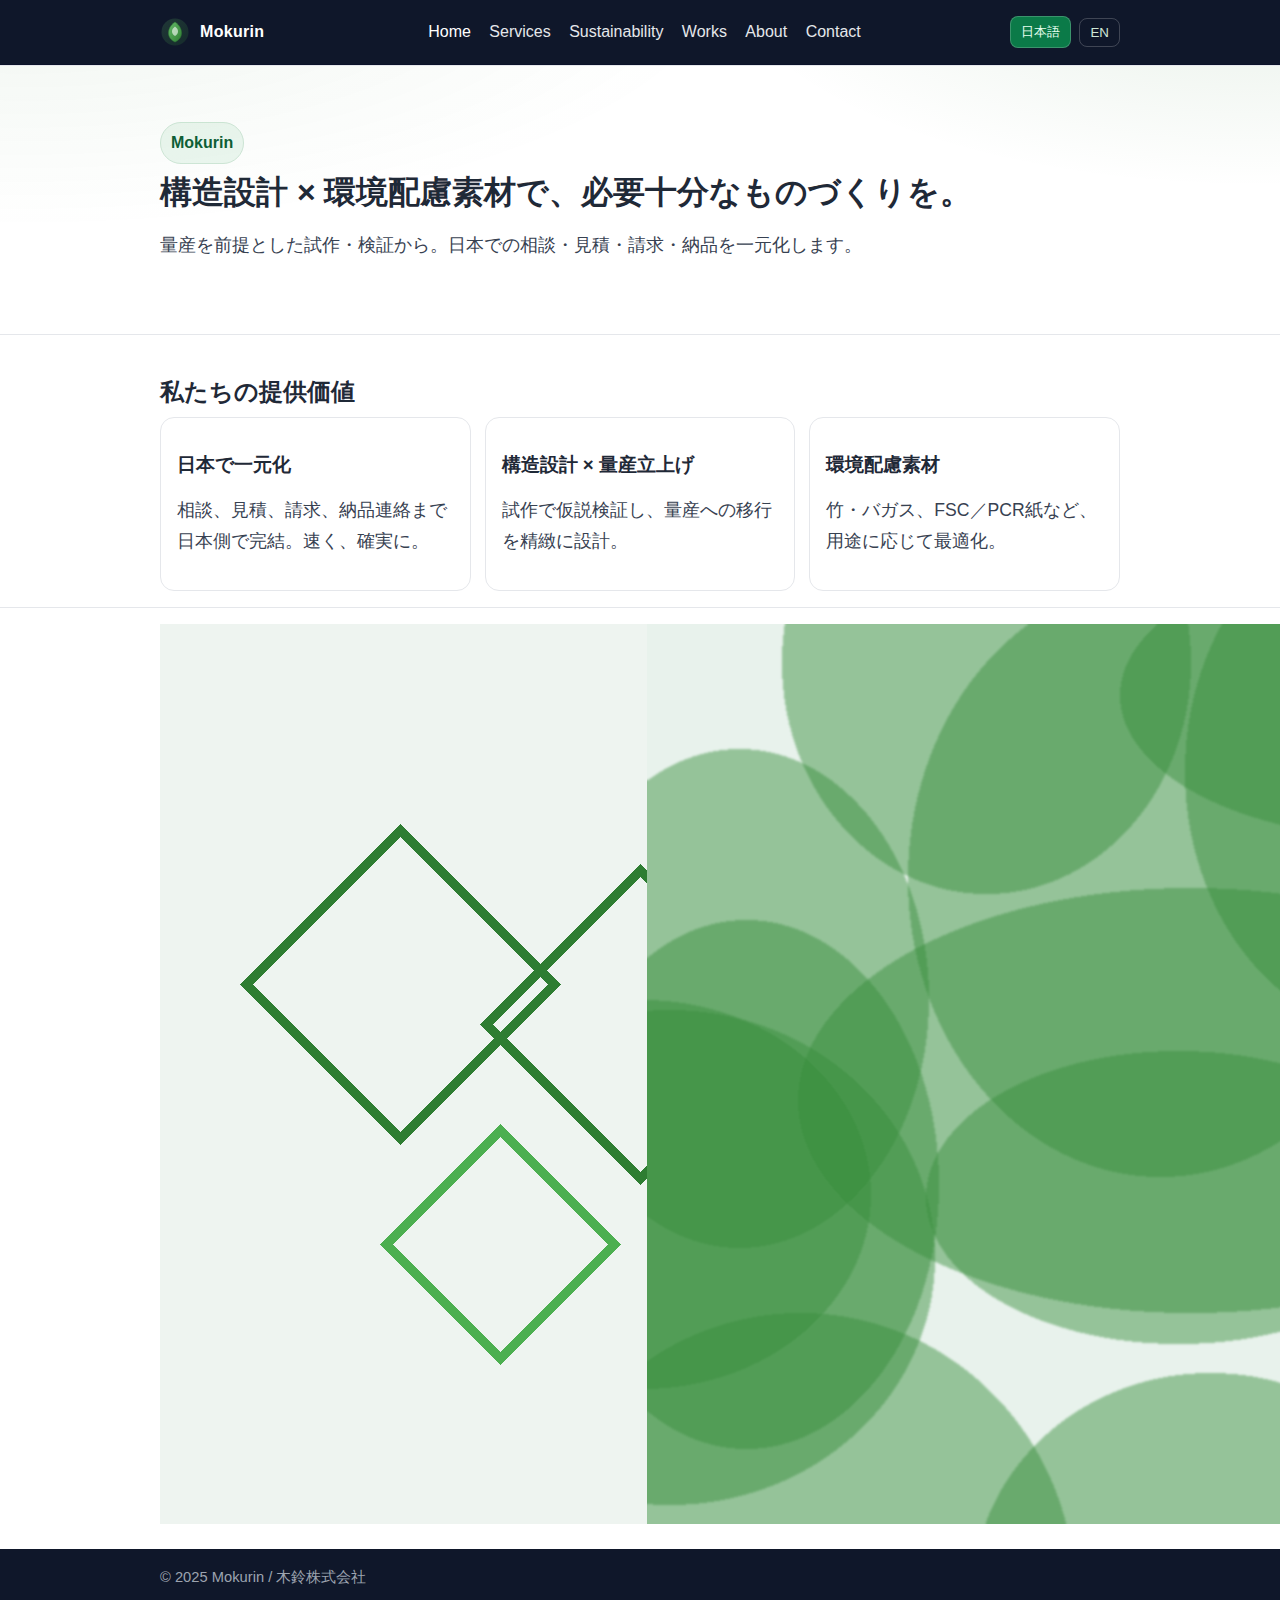
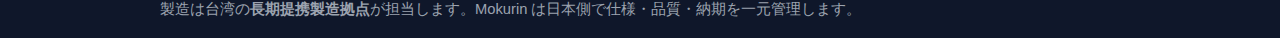
<file: index.html>
<!DOCTYPE html><html lang="ja"><head>
<meta charset="UTF-8"><meta name="viewport" content="width=device-width, initial-scale=1">
<title>Home｜Mokurin</title>
<link rel="stylesheet" href="styles.css"><script defer src="app.js"></script>
</head><body>

<header>
  <div class="wrap nav">
    <div class="brand"><img src="assets/logo.svg" alt="Mokurin logo"><div class="brand-name">Mokurin</div></div>
    <nav>
      <a href="index.html" class="active">Home</a>
      <a href="services.html">Services</a>
      <a href="sustainability.html">Sustainability</a>
      <a href="works.html">Works</a>
      <a href="about.html">About</a>
      <a href="contact.html">Contact</a>
    </nav>
    <div class="lang-switch"><button data-lang="ja" class="passive">日本語</button><button data-lang="en" class="passive">EN</button></div>
  </div>
</header>
<section class="hero"><div class="wrap">
  <span class="kicker">Mokurin</span>
  <div class="lang-ja"><h1>構造設計 × 環境配慮素材で、必要十分なものづくりを。</h1><p class="lead">量産を前提とした試作・検証から。日本での相談・見積・請求・納品を一元化します。</p></div>
  <div class="lang-en"><h1>Do more with less—sustainable materials and structural design.</h1><p class="lead">Prototype first, then scale with a Japan‑based single point for specs, quality and delivery.</p></div>
  <div class="banner" style="background-image:url('assets/banner_home.png')"></div>
</div></section>
<main>
<section><div class="wrap">
  <div class="lang-ja"><h2>私たちの提供価値</h2>
    <div class="grid">
      <div class="card"><h3>日本で一元化</h3><p class="lead">相談、見積、請求、納品連絡まで日本側で完結。速く、確実に。</p></div>
      <div class="card"><h3>構造設計 × 量産立上げ</h3><p class="lead">試作で仮説検証し、量産への移行を精緻に設計。</p></div>
      <div class="card"><h3>環境配慮素材</h3><p class="lead">竹・バガス、FSC／PCR紙など、用途に応じて最適化。</p></div>
    </div></div>
  <div class="lang-en"><h2>What We Deliver</h2>
    <div class="grid">
      <div class="card"><h3>Single Point in Japan</h3><p class="lead">Consultation, quotation, invoicing and delivery with one contact.</p></div>
      <div class="card"><h3>Structural Design × Ramp‑up</h3><p class="lead">Prototype first, then engineer a precise transition to mass production.</p></div>
      <div class="card"><h3>Sustainable Materials</h3><p class="lead">Bamboo/bagasse, FSC/PCR papers optimized for your product.</p></div>
    </div></div>
</div></section>
<section><div class="wrap"><div class="grid">
  <div class="media"><img src="assets/tile_boxes.png" alt=""></div>
  <div class="media"><img src="assets/tile_fiber.png" alt=""></div>
</div></div></section>
</main>
<footer><div class="wrap">
  <div class="legal">© 2025 Mokurin / 木鈴株式会社</div>
  <div class="legal lang-ja">製造は台湾の<strong>長期提携製造拠点</strong>が担当します。Mokurin は日本側で仕様・品質・納期を一元管理します。</div>
  <div class="legal lang-en"><strong>Manufacturing is handled by our long-term partner in Taiwan.</strong> Mokurin manages specifications, quality and schedules in Japan.</div>
</div></footer>
</body></html>
</file>
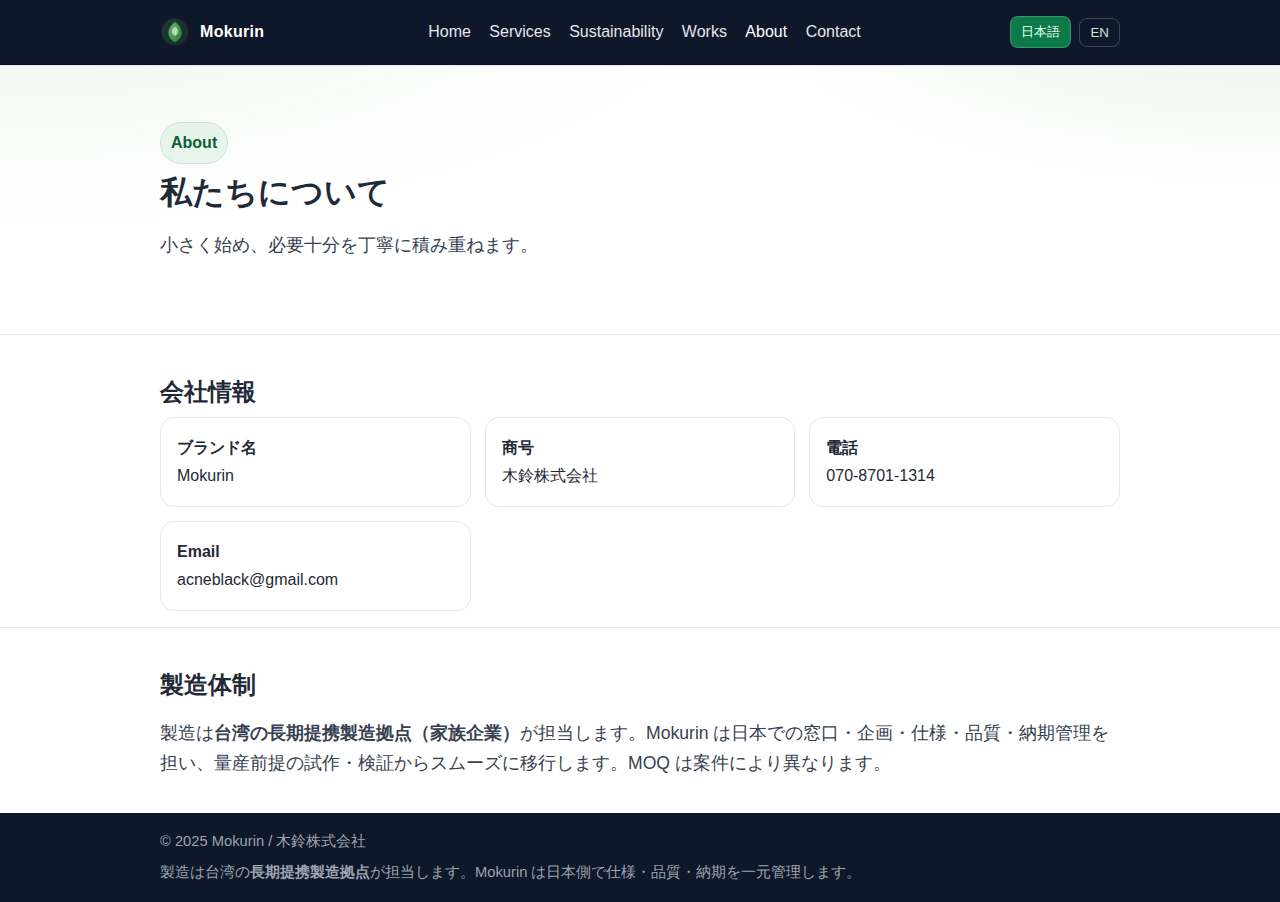
<file: about.html>
<!DOCTYPE html><html lang="ja"><head>
<meta charset="UTF-8"><meta name="viewport" content="width=device-width, initial-scale=1">
<title>About｜Mokurin</title>
<link rel="stylesheet" href="styles.css"><script defer src="app.js"></script>
</head><body>

<header>
  <div class="wrap nav">
    <div class="brand"><img src="assets/logo.svg" alt="Mokurin logo"><div class="brand-name">Mokurin</div></div>
    <nav>
      <a href="index.html">Home</a>
      <a href="services.html">Services</a>
      <a href="sustainability.html">Sustainability</a>
      <a href="works.html">Works</a>
      <a href="about.html" class="active">About</a>
      <a href="contact.html">Contact</a>
    </nav>
    <div class="lang-switch"><button data-lang="ja" class="passive">日本語</button><button data-lang="en" class="passive">EN</button></div>
  </div>
</header>
<section class="hero"><div class="wrap">
  <span class="kicker">About</span>
  <div class="lang-ja"><h1>私たちについて</h1><p class="lead">小さく始め、必要十分を丁寧に積み重ねます。</p></div>
  <div class="lang-en"><h1>About us</h1><p class="lead">We start small and build what matters.</p></div>
  <div class="banner" style="background-image:url('assets/banner_sus.png')"></div>
</div></section>
<main>
<section><div class="wrap">
  <div class="lang-ja"><h2>会社情報</h2>
    <div class="grid">
      <div class="card"><strong>ブランド名</strong><br>Mokurin</div>
      <div class="card"><strong>商号</strong><br>木鈴株式会社</div>
      <div class="card"><strong>電話</strong><br>070-8701-1314</div>
      <div class="card"><strong>Email</strong><br>acneblack@gmail.com</div>
    </div>
  </div>
  <div class="lang-en"><h2>Company</h2>
    <div class="grid">
      <div class="card"><strong>Brand</strong><br>Mokurin</div>
      <div class="card"><strong>Registered name</strong><br>木鈴株式会社</div>
      <div class="card"><strong>Phone</strong><br>070-8701-1314</div>
      <div class="card"><strong>Email</strong><br>acneblack@gmail.com</div>
    </div>
  </div>
</div></section>
<section><div class="wrap">
  <div class="lang-ja"><h2>製造体制</h2>
    <p class="lead">製造は<strong>台湾の長期提携製造拠点（家族企業）</strong>が担当します。Mokurin は日本での窓口・企画・仕様・品質・納期管理を担い、量産前提の試作・検証からスムーズに移行します。MOQ は案件により異なります。</p>
  </div>
  <div class="lang-en"><h2>Manufacturing</h2>
    <p class="lead"><strong>Manufacturing is handled by our long‑term partner in Taiwan (family enterprise).</strong> Mokurin manages planning, specs, quality and schedules in Japan. MOQ varies by project.</p>
  </div>
</div></section>
</main>
<footer><div class="wrap">
  <div class="legal">© 2025 Mokurin / 木鈴株式会社</div>
  <div class="legal lang-ja">製造は台湾の<strong>長期提携製造拠点</strong>が担当します。Mokurin は日本側で仕様・品質・納期を一元管理します。</div>
  <div class="legal lang-en"><strong>Manufacturing is handled by our long-term partner in Taiwan.</strong> Mokurin manages specifications, quality and schedules in Japan.</div>
</div></footer>
</body></html>
</file>
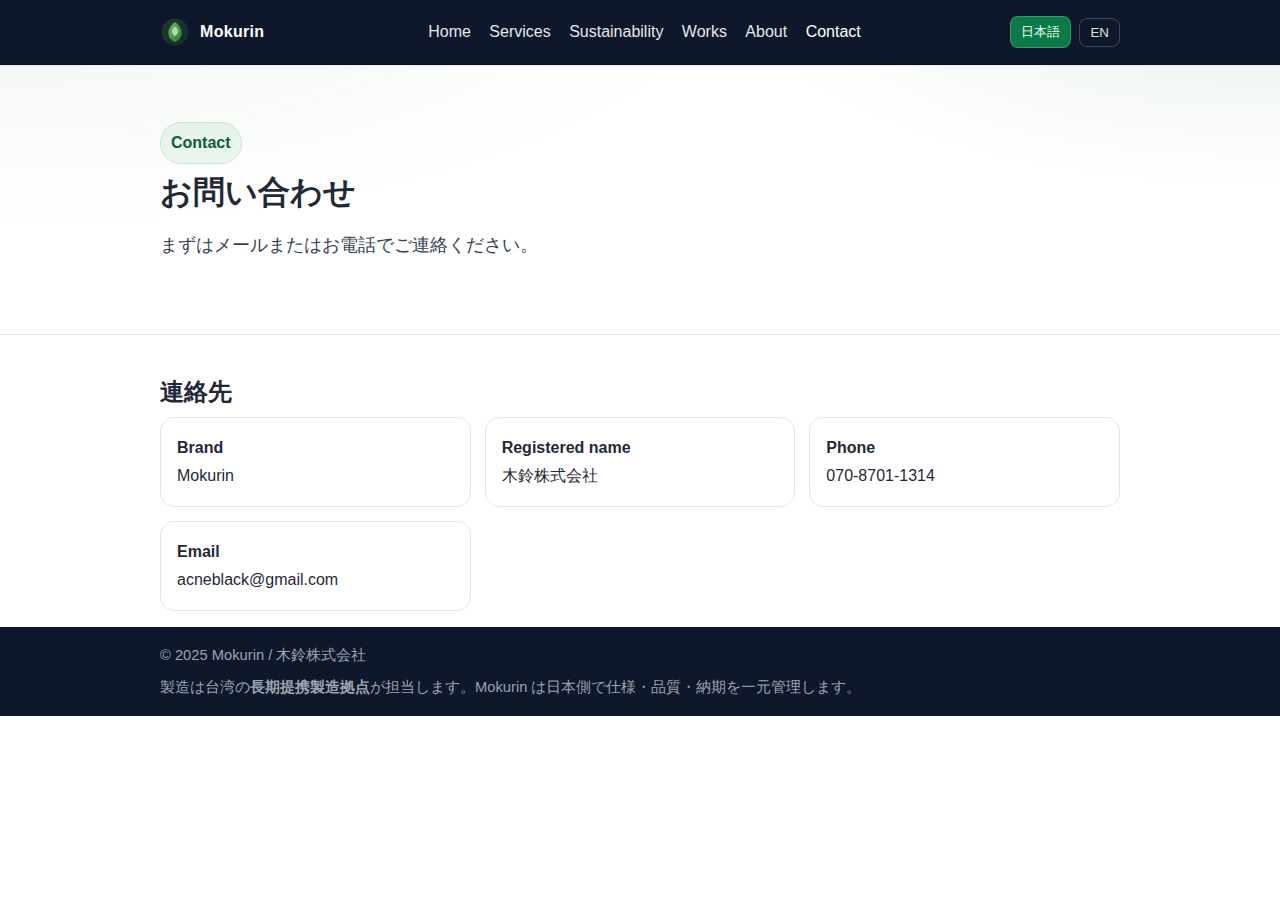
<file: contact.html>
<!DOCTYPE html><html lang="ja"><head>
<meta charset="UTF-8"><meta name="viewport" content="width=device-width, initial-scale=1">
<title>Contact｜Mokurin</title>
<link rel="stylesheet" href="styles.css"><script defer src="app.js"></script>
</head><body>

<header>
  <div class="wrap nav">
    <div class="brand"><img src="assets/logo.svg" alt="Mokurin logo"><div class="brand-name">Mokurin</div></div>
    <nav>
      <a href="index.html">Home</a>
      <a href="services.html">Services</a>
      <a href="sustainability.html">Sustainability</a>
      <a href="works.html">Works</a>
      <a href="about.html">About</a>
      <a href="contact.html" class="active">Contact</a>
    </nav>
    <div class="lang-switch"><button data-lang="ja" class="passive">日本語</button><button data-lang="en" class="passive">EN</button></div>
  </div>
</header>
<section class="hero"><div class="wrap">
  <span class="kicker">Contact</span>
  <div class="lang-ja"><h1>お問い合わせ</h1><p class="lead">まずはメールまたはお電話でご連絡ください。</p></div>
  <div class="lang-en"><h1>Get in touch</h1><p class="lead">Email or call us any time.</p></div>
  <div class="banner" style="background-image:url('assets/banner_home.png')"></div>
</div></section>
<main>
<section><div class="wrap">
  <div class="lang-ja"><h2>連絡先</h2></div>
  <div class="lang-en"><h2>Contact</h2></div>
  <div class="grid">
    <div class="card"><strong>Brand</strong><br>Mokurin</div>
    <div class="card"><strong>Registered name</strong><br>木鈴株式会社</div>
    <div class="card"><strong>Phone</strong><br>070-8701-1314</div>
    <div class="card"><strong>Email</strong><br>acneblack@gmail.com</div>
  </div>
</div></section>
</main>
<footer><div class="wrap">
  <div class="legal">© 2025 Mokurin / 木鈴株式会社</div>
  <div class="legal lang-ja">製造は台湾の<strong>長期提携製造拠点</strong>が担当します。Mokurin は日本側で仕様・品質・納期を一元管理します。</div>
  <div class="legal lang-en"><strong>Manufacturing is handled by our long-term partner in Taiwan.</strong> Mokurin manages specifications, quality and schedules in Japan.</div>
</div></footer>
</body></html>
</file>
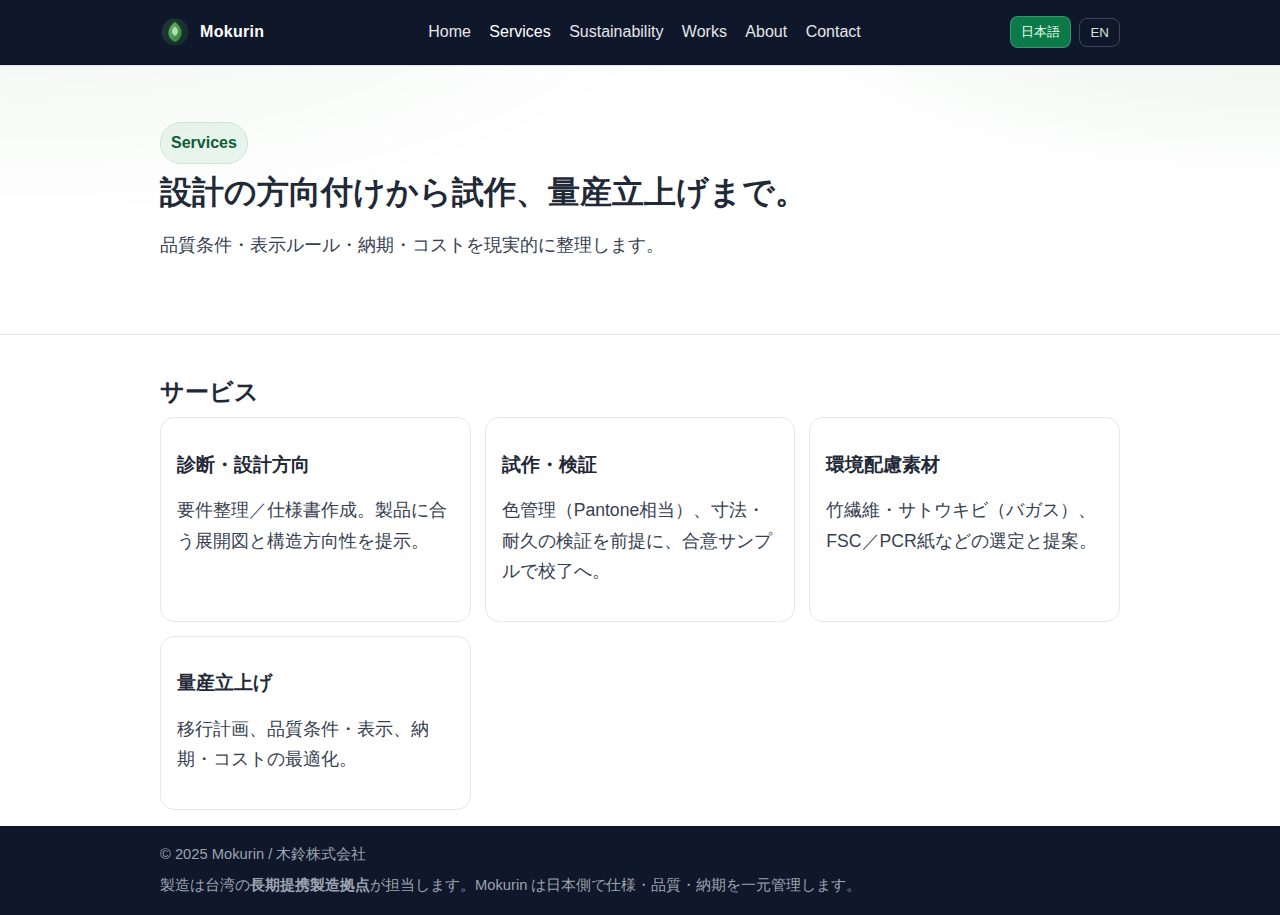
<file: services.html>
<!DOCTYPE html><html lang="ja"><head>
<meta charset="UTF-8"><meta name="viewport" content="width=device-width, initial-scale=1">
<title>Services｜Mokurin</title>
<link rel="stylesheet" href="styles.css"><script defer src="app.js"></script>
</head><body>

<header>
  <div class="wrap nav">
    <div class="brand"><img src="assets/logo.svg" alt="Mokurin logo"><div class="brand-name">Mokurin</div></div>
    <nav>
      <a href="index.html">Home</a>
      <a href="services.html" class="active">Services</a>
      <a href="sustainability.html">Sustainability</a>
      <a href="works.html">Works</a>
      <a href="about.html">About</a>
      <a href="contact.html">Contact</a>
    </nav>
    <div class="lang-switch"><button data-lang="ja" class="passive">日本語</button><button data-lang="en" class="passive">EN</button></div>
  </div>
</header>
<section class="hero"><div class="wrap">
  <span class="kicker">Services</span>
  <div class="lang-ja"><h1>設計の方向付けから試作、量産立上げまで。</h1><p class="lead">品質条件・表示ルール・納期・コストを現実的に整理します。</p></div>
  <div class="lang-en"><h1>From design direction to prototyping and ramp‑up.</h1><p class="lead">A practical, mass‑production‑first approach covering quality, labeling, schedule and cost.</p></div>
  <div class="banner" style="background-image:url('assets/banner_services.png')"></div>
</div></section>
<main>
<section><div class="wrap">
  <div class="lang-ja"><h2>サービス</h2>
    <div class="grid">
      <div class="card"><h3>診断・設計方向</h3><p class="lead">要件整理／仕様書作成。製品に合う展開図と構造方向性を提示。</p></div>
      <div class="card"><h3>試作・検証</h3><p class="lead">色管理（Pantone相当）、寸法・耐久の検証を前提に、合意サンプルで校了へ。</p></div>
      <div class="card"><h3>環境配慮素材</h3><p class="lead">竹繊維・サトウキビ（バガス）、FSC／PCR紙などの選定と提案。</p></div>
      <div class="card"><h3>量産立上げ</h3><p class="lead">移行計画、品質条件・表示、納期・コストの最適化。</p></div>
    </div></div>
  <div class="lang-en"><h2>Services</h2>
    <div class="grid">
      <div class="card"><h3>Diagnosis & Direction</h3><p class="lead">Framing requirements and specs; fit‑for‑product dielines and structures.</p></div>
      <div class="card"><h3>Prototyping & Validation</h3><p class="lead">Color management, dimensional and durability checks to approval.</p></div>
      <div class="card"><h3>Sustainable Materials</h3><p class="lead">Selection and proposals: bamboo/bagasse, FSC/PCR papers.</p></div>
      <div class="card"><h3>Ramp‑up</h3><p class="lead">Transition planning, quality & labeling, schedules and cost.</p></div>
    </div></div>
</div></section>
</main>
<footer><div class="wrap">
  <div class="legal">© 2025 Mokurin / 木鈴株式会社</div>
  <div class="legal lang-ja">製造は台湾の<strong>長期提携製造拠点</strong>が担当します。Mokurin は日本側で仕様・品質・納期を一元管理します。</div>
  <div class="legal lang-en"><strong>Manufacturing is handled by our long-term partner in Taiwan.</strong> Mokurin manages specifications, quality and schedules in Japan.</div>
</div></footer>
</body></html>
</file>
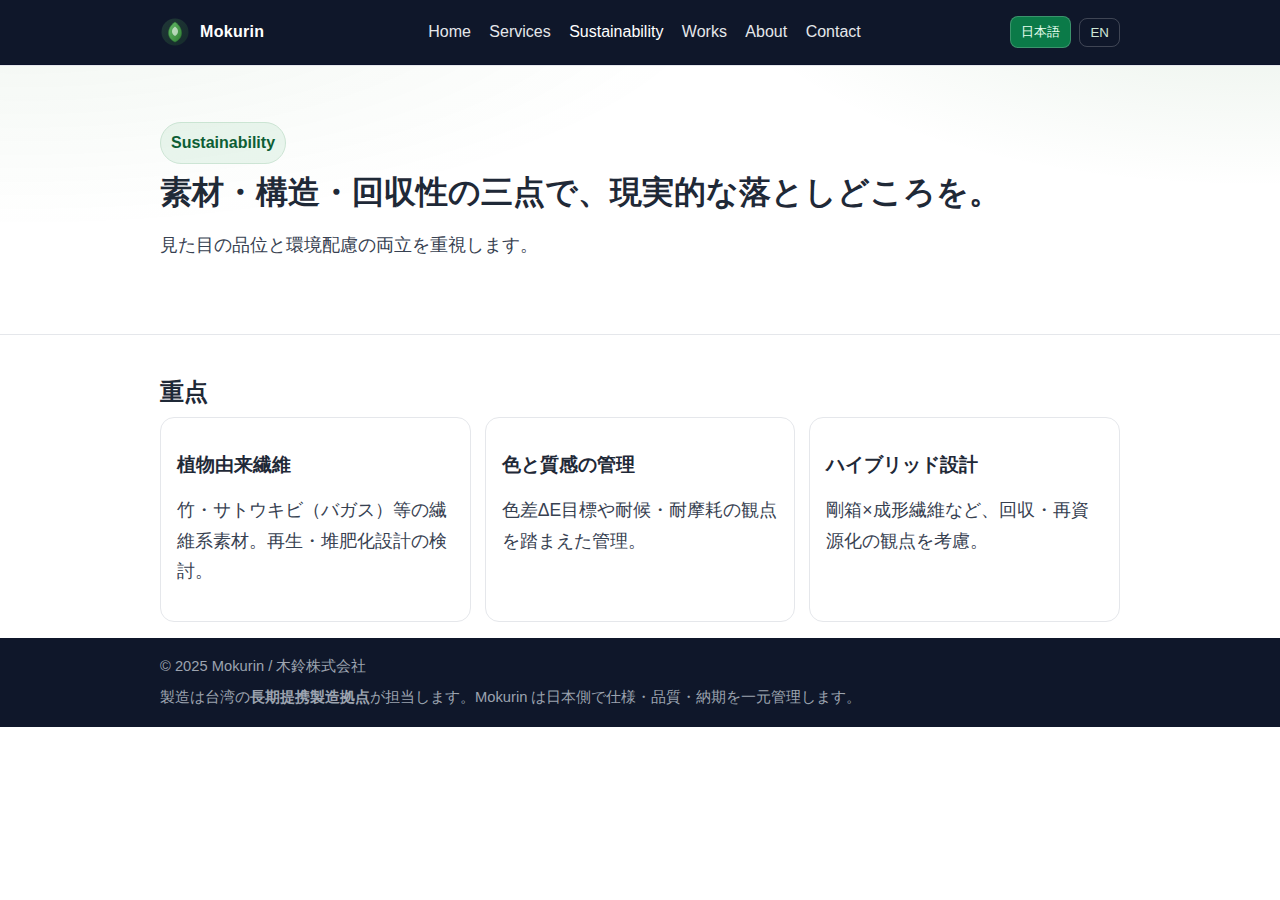
<file: sustainability.html>
<!DOCTYPE html><html lang="ja"><head>
<meta charset="UTF-8"><meta name="viewport" content="width=device-width, initial-scale=1">
<title>Sustainability｜Mokurin</title>
<link rel="stylesheet" href="styles.css"><script defer src="app.js"></script>
</head><body>

<header>
  <div class="wrap nav">
    <div class="brand"><img src="assets/logo.svg" alt="Mokurin logo"><div class="brand-name">Mokurin</div></div>
    <nav>
      <a href="index.html">Home</a>
      <a href="services.html">Services</a>
      <a href="sustainability.html" class="active">Sustainability</a>
      <a href="works.html">Works</a>
      <a href="about.html">About</a>
      <a href="contact.html">Contact</a>
    </nav>
    <div class="lang-switch"><button data-lang="ja" class="passive">日本語</button><button data-lang="en" class="passive">EN</button></div>
  </div>
</header>
<section class="hero"><div class="wrap">
  <span class="kicker">Sustainability</span>
  <div class="lang-ja"><h1>素材・構造・回収性の三点で、現実的な落としどころを。</h1><p class="lead">見た目の品位と環境配慮の両立を重視します。</p></div>
  <div class="lang-en"><h1>Find a pragmatic balance across material, structure and recoverability.</h1><p class="lead">We care about both perceived quality and environmental impact.</p></div>
  <div class="banner" style="background-image:url('assets/banner_sus.png')"></div>
</div></section>
<main>
<section><div class="wrap">
  <div class="lang-ja"><h2>重点</h2>
    <div class="grid">
      <div class="card"><h3>植物由来繊維</h3><p class="lead">竹・サトウキビ（バガス）等の繊維系素材。再生・堆肥化設計の検討。</p></div>
      <div class="card"><h3>色と質感の管理</h3><p class="lead">色差ΔE目標や耐候・耐摩耗の観点を踏まえた管理。</p></div>
      <div class="card"><h3>ハイブリッド設計</h3><p class="lead">剛箱×成形繊維など、回収・再資源化の観点を考慮。</p></div>
    </div></div>
  <div class="lang-en"><h2>Key Areas</h2>
    <div class="grid">
      <div class="card"><h3>Plant‑based Fibers</h3><p class="lead">Bamboo and bagasse; recycling and compostability from the start.</p></div>
      <div class="card"><h3>Color & Tactility</h3><p class="lead">ΔE targets and durability considerations for balance.</p></div>
      <div class="card"><h3>Hybrid Architectures</h3><p class="lead">Rigid box × molded fiber with recoverability in mind.</p></div>
    </div></div>
</div></section>
</main>
<footer><div class="wrap">
  <div class="legal">© 2025 Mokurin / 木鈴株式会社</div>
  <div class="legal lang-ja">製造は台湾の<strong>長期提携製造拠点</strong>が担当します。Mokurin は日本側で仕様・品質・納期を一元管理します。</div>
  <div class="legal lang-en"><strong>Manufacturing is handled by our long-term partner in Taiwan.</strong> Mokurin manages specifications, quality and schedules in Japan.</div>
</div></footer>
</body></html>
</file>
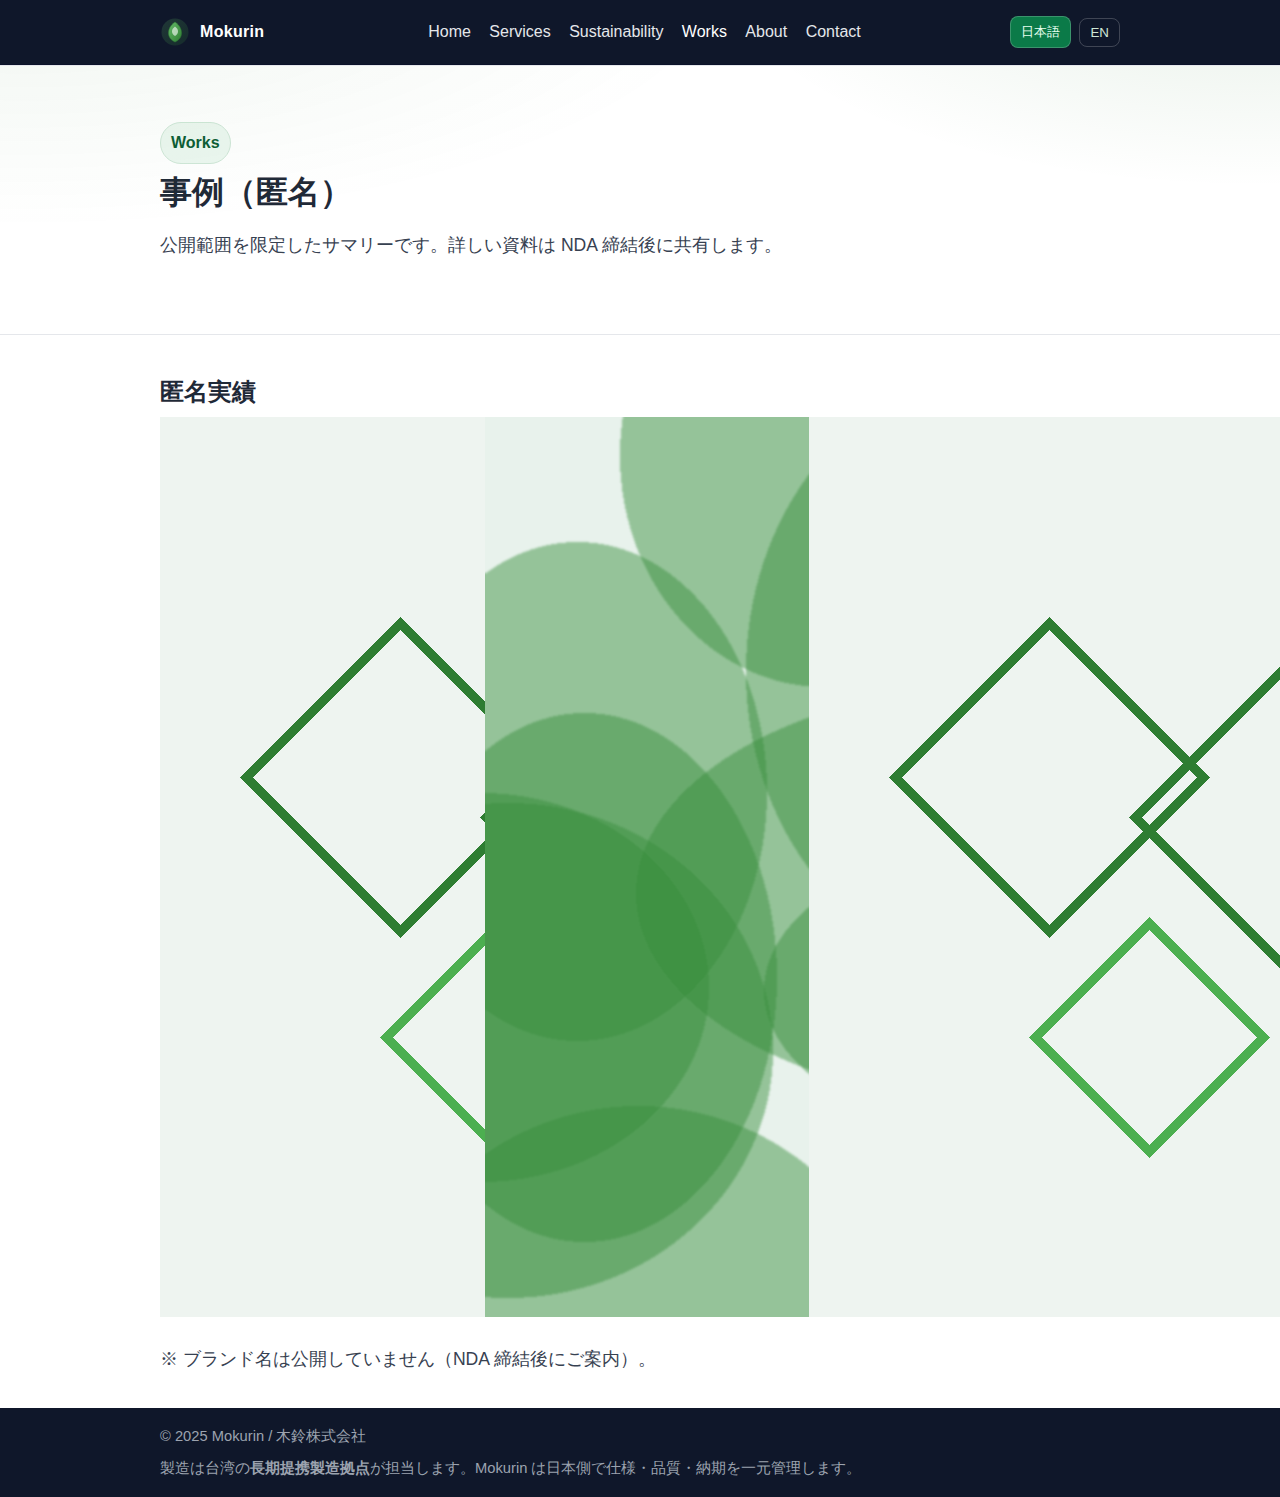
<file: works.html>
<!DOCTYPE html><html lang="ja"><head>
<meta charset="UTF-8"><meta name="viewport" content="width=device-width, initial-scale=1">
<title>Works｜Mokurin</title>
<link rel="stylesheet" href="styles.css"><script defer src="app.js"></script>
</head><body>

<header>
  <div class="wrap nav">
    <div class="brand"><img src="assets/logo.svg" alt="Mokurin logo"><div class="brand-name">Mokurin</div></div>
    <nav>
      <a href="index.html">Home</a>
      <a href="services.html">Services</a>
      <a href="sustainability.html">Sustainability</a>
      <a href="works.html" class="active">Works</a>
      <a href="about.html">About</a>
      <a href="contact.html">Contact</a>
    </nav>
    <div class="lang-switch"><button data-lang="ja" class="passive">日本語</button><button data-lang="en" class="passive">EN</button></div>
  </div>
</header>
<section class="hero"><div class="wrap">
  <span class="kicker">Works</span>
  <div class="lang-ja"><h1>事例（匿名）</h1><p class="lead">公開範囲を限定したサマリーです。詳しい資料は NDA 締結後に共有します。</p></div>
  <div class="lang-en"><h1>Case summaries (anon.)</h1><p class="lead">Limited public summaries; full packs available under NDA.</p></div>
  <div class="banner" style="background-image:url('assets/banner_services.png')"></div>
</div></section>
<main>
<section><div class="wrap">
  <div class="lang-ja"><h2>匿名実績</h2></div>
  <div class="lang-en"><h2>Selected Work (Anon.)</h2></div>
  <div class="grid">
    <div class="media"><img src="assets/tile_boxes.png" alt=""></div>
    <div class="media"><img src="assets/tile_fiber.png" alt=""></div>
    <div class="media"><img src="assets/tile_boxes.png" alt=""></div>
  </div>
  <p class="lead lang-ja">※ ブランド名は公開していません（NDA 締結後にご案内）。</p>
  <p class="lead lang-en">* Brand names are disclosed under NDA only.</p>
</div></section>
</main>
<footer><div class="wrap">
  <div class="legal">© 2025 Mokurin / 木鈴株式会社</div>
  <div class="legal lang-ja">製造は台湾の<strong>長期提携製造拠点</strong>が担当します。Mokurin は日本側で仕様・品質・納期を一元管理します。</div>
  <div class="legal lang-en"><strong>Manufacturing is handled by our long-term partner in Taiwan.</strong> Mokurin manages specifications, quality and schedules in Japan.</div>
</div></footer>
</body></html>
</file>
<file: styles.css>
:root{
  --fg:#1f2937; --bg:#fff; --sub:#6b7280; --line:#e5e7eb;
  --accent:#2e7d32; --soft:#e9f5ee; --max:1000px;
}
*{box-sizing:border-box}
html,body{margin:0;padding:0}
body{font-family:-apple-system,BlinkMacSystemFont,"Hiragino Kaku Gothic ProN","Yu Gothic",Arial,sans-serif;color:var(--fg);background:var(--bg);line-height:1.75}
a{color:var(--accent);text-decoration:none}
header{position:sticky;top:0;background:#0f172a;color:#fff;border-bottom:1px solid #0b122a;z-index:10}
.wrap{max-width:var(--max);margin:0 auto;padding:16px 20px}
.nav{display:flex;align-items:center;justify-content:space-between;gap:16px}
.brand{display:flex;align-items:center;gap:10px}
.brand img{width:30px;height:30px}
.brand-name{font-weight:800;letter-spacing:.02em}
.lang-switch{display:flex;gap:8px;align-items:center}
.lang-switch button{background:#0b7a48;color:#e6ffef;border:1px solid rgba(255,255,255,.2);padding:6px 10px;border-radius:8px;cursor:pointer}
.lang-switch button.passive{background:transparent;color:#cfe7d7}
nav a{color:#e5e7eb;margin-left:14px}
nav a.active, nav a:hover{color:#fff}
.hero{position:relative;overflow:hidden;border-top:1px solid var(--line)}
.hero::before{
  content:'';position:absolute;inset:-40% -10% auto -10%;height:120%;
  background:
    radial-gradient(1200px 450px at 10% 0%, rgba(46,125,50,.08), transparent 60%),
    radial-gradient(900px 380px at 90% 0%, rgba(46,125,50,.12), transparent 60%);
  pointer-events:none;
}
.hero .wrap{padding:56px 20px}
.kicker{display:inline-block;background:#ecf7f0;color:#0c5d35;border:1px solid #cfe7d7;border-radius:999px;padding:6px 10px;font-weight:700;margin-bottom:8px}
h1,h2,h3{line-height:1.25} h1{font-size:2rem;margin:0} h2{font-size:1.5rem;margin:26px 0 10px}
.lead{font-size:1.1rem;color:#374151}
section{border-top:1px solid var(--line)}
.grid{display:grid;grid-template-columns:repeat(auto-fit,minmax(240px,1fr));gap:14px}
.card{border:1px solid var(--line);border-radius:14px;padding:16px;background:#fff}
.muted{color:var(--sub)}
.process{display:flex;flex-wrap:wrap;gap:10px}
.step{background:#f4f8f6;border:1px solid #d6e9db;color:#185a37;border-radius:999px;padding:8px 12px}
footer{background:#0f172a;color:#d1d5db}
footer .wrap{display:grid;gap:6px}
.legal{font-size:.92rem;color:#9ca3af}
.hero-shot{border:1px solid var(--line);border-radius:16px;overflow:hidden;margin-top:12px}
/* language visibility */
.lang-ja{display:block}
.lang-en{display:none}
html[lang="en"] .lang-ja{display:none}
html[lang="en"] .lang-en{display:block}
</file>
